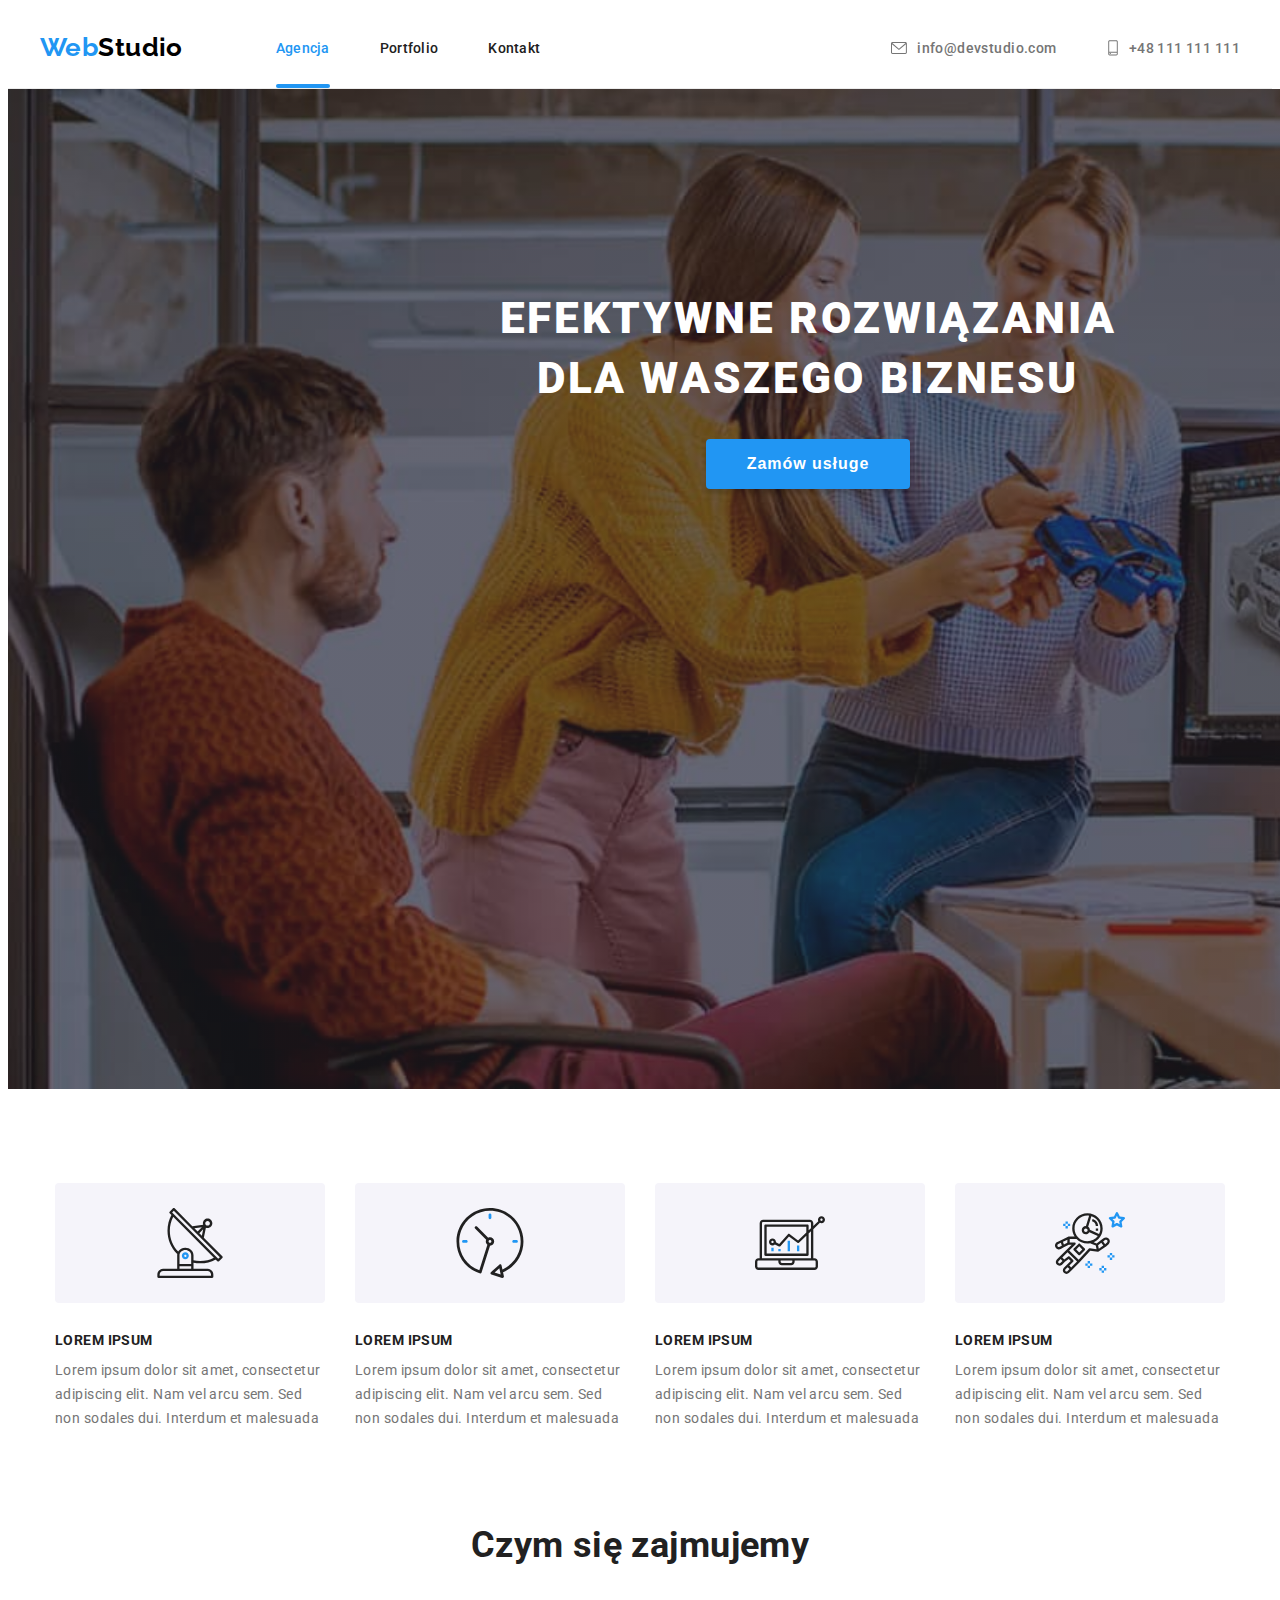
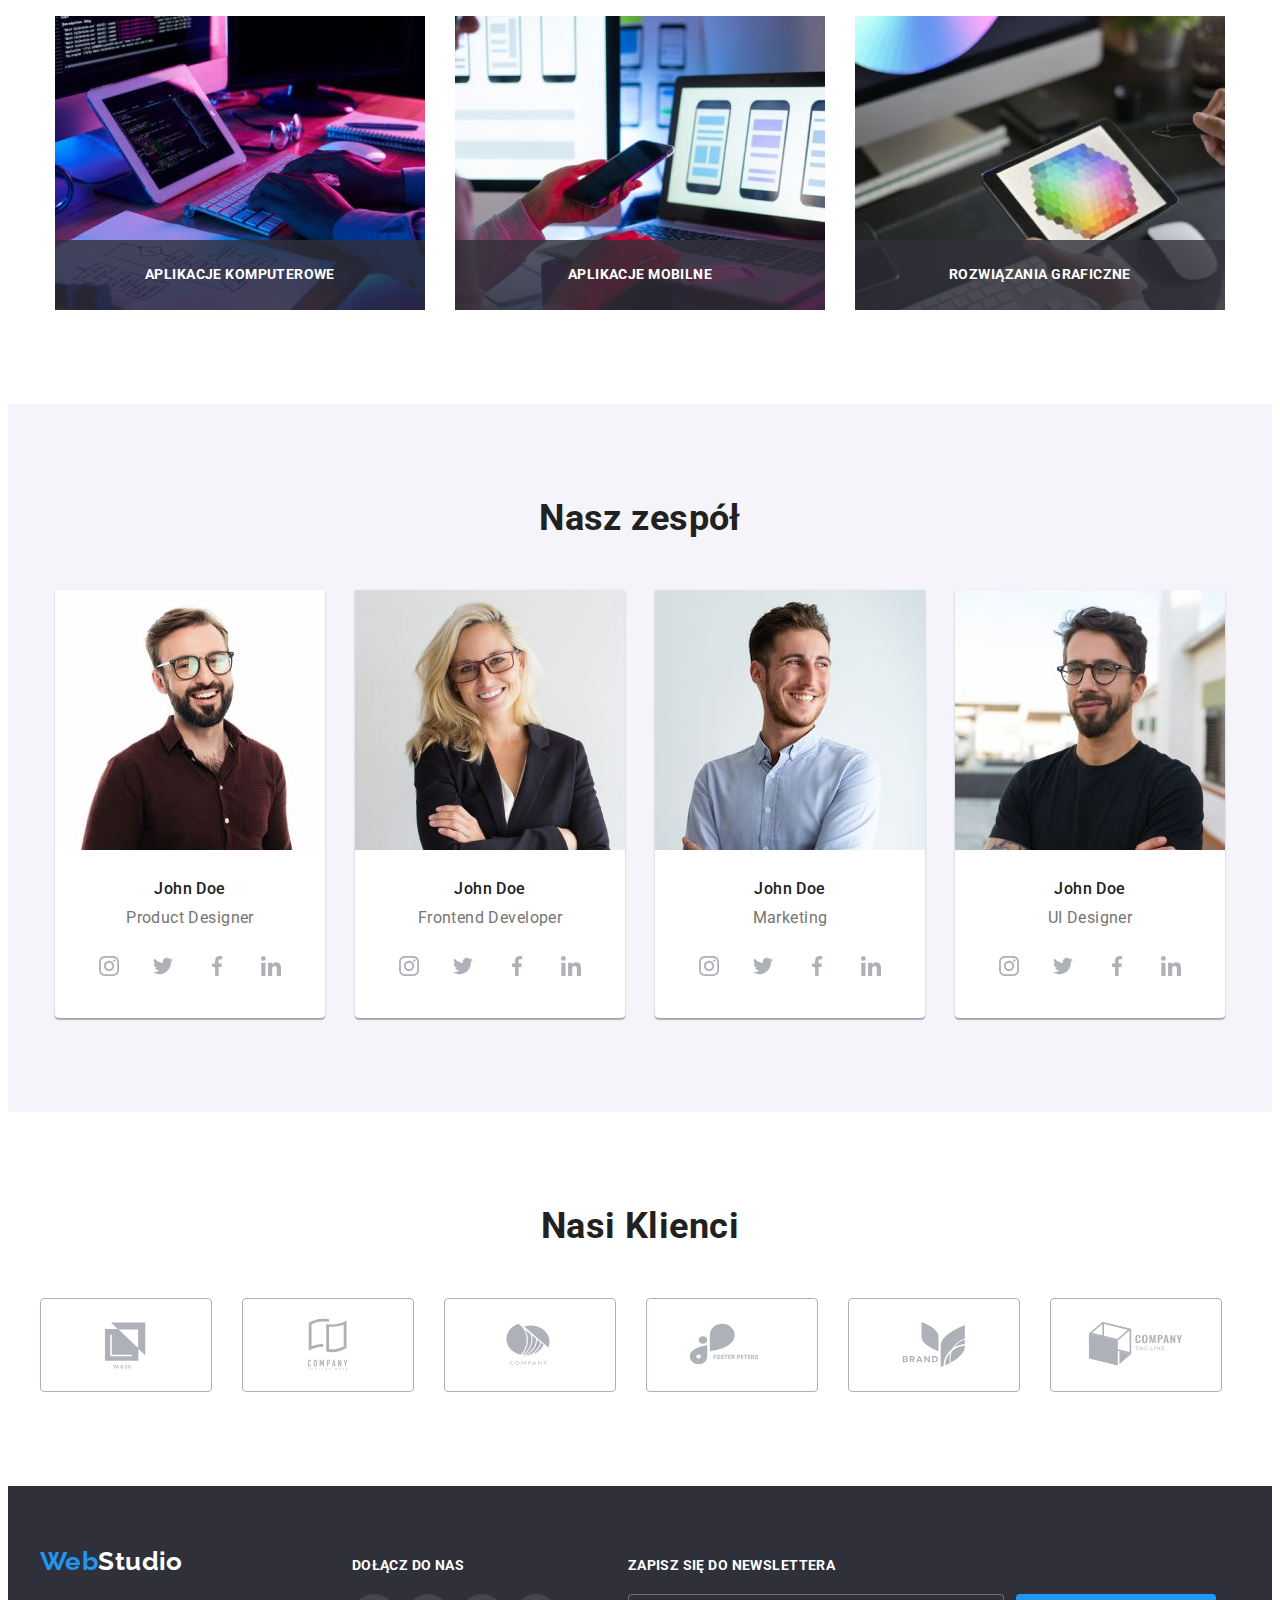
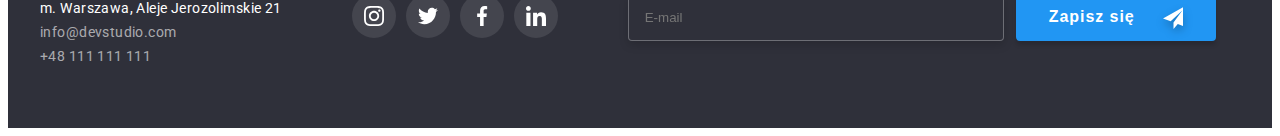
<file: index.html>
<!DOCTYPE html>
<html lang="en">
    <head>
        <meta charset="UTF-8" />
        <meta http-equiv="X-UA-Compatible" content="IE=edge" />
        <meta name="viewport" content="width=device-width, initial-scale=1.0" />
        <link
            rel="stylesheet"
            href="https://cdnjs.cloudflare.com/ajax/libs/modern-normalize/1.1.0/modern-normalize.min.css"
            integrity="sha512-wpPYUAdjBVSE4KJnH1VR1HeZfpl1ub8YT/NKx4PuQ5NmX2tKuGu6U/JRp5y+Y8XG2tV+wKQpNHVUX03MfMFn9Q=="
            crossorigin="anonymous"
            referrerpolicy="no-referrer"
        />
        <link rel="stylesheet" href="./css/styles.css" />
        <title>WebStudio</title>
    </head>
    <body>
        <header class="header">
            <div class="container header-container">
                <a href="./index.html" class="logo logo-menu"
                    ><span>Web</span>Studio</a
                >
                <nav class="menu">
                    <ul class="menu-list">
                        <li>
                            <a
                                href="./index.html"
                                class="menu-item menu-item-active"
                            >
                                Agencja
                            </a>
                        </li>
                        <li>
                            <a href="./portfolio.html" class="menu-item">
                                Portfolio
                            </a>
                        </li>
                        <li>
                            <a href="#" class="menu-item">Kontakt </a>
                        </li>
                    </ul>
                </nav>
                <ul class="menu menu-list menu-contact-list">
                    <li>
                        <a
                            class="menu-contact-item"
                            href="mailto:info@devstudio.com"
                            ><svg
                                class="icon"
                                width="16"
                                height="12"
                                alt="email icon"
                            >
                                <use href="./images/icons.svg#icon-mail"></use>
                            </svg>
                            info@devstudio.com</a
                        >
                    </li>
                    <li>
                        <a class="menu-contact-item" href="tel:+48111111111">
                            <svg
                                class="icon"
                                width="12"
                                height="16"
                                alt="smartphone icon"
                            >
                                <use
                                    href="./images/icons.svg#icon-smartphone"
                                ></use>
                            </svg>
                            +48 111 111 111</a
                        >
                    </li>
                </ul>
            </div>
        </header>
        <main>
            <section class="banner">
                <div class="container">
                    <h1 class="banner-title">
                        EFEKTYWNE ROZWIĄZANIA DLA WASZEGO BIZNESU
                    </h1>
                    <button type="button" class="banner-button" data-modal-open>
                        Zamów usługe
                    </button>
                </div>
            </section>
            <section class="section">
                <div class="container">
                    <h2 class="visually-hidden">Opis</h2>
                    <ul class="description-list">
                        <li class="description-item">
                            <div class="description-item-container">
                                <svg width="70" height="70" alt="anntena icon">
                                    <use
                                        href="./images/icons.svg#icon-antenna"
                                    ></use>
                                </svg>
                            </div>
                            <h3 class="description-item-subtitle">
                                LOREM IPSUM
                            </h3>
                            <p class="description-item-content">
                                Lorem ipsum dolor sit amet, consectetur
                                adipiscing elit. Nam vel arcu sem. Sed non
                                sodales dui. Interdum et malesuada
                            </p>
                        </li>
                        <li class="description-item">
                            <div class="description-item-container">
                                <svg width="70" height="70" alt="clock icon">
                                    <use
                                        href="./images/icons.svg#icon-clock"
                                    ></use>
                                </svg>
                            </div>
                            <h3 class="description-item-subtitle">
                                LOREM IPSUM
                            </h3>
                            <p class="description-item-content">
                                Lorem ipsum dolor sit amet, consectetur
                                adipiscing elit. Nam vel arcu sem. Sed non
                                sodales dui. Interdum et malesuada
                            </p>
                        </li>
                        <li class="description-item">
                            <div class="description-item-container">
                                <svg width="70" height="70" alt="diagram icon">
                                    <use
                                        href="./images/icons.svg#icon-diagram"
                                    ></use>
                                </svg>
                            </div>
                            <h3 class="description-item-subtitle">
                                LOREM IPSUM
                            </h3>
                            <p class="description-item-content">
                                Lorem ipsum dolor sit amet, consectetur
                                adipiscing elit. Nam vel arcu sem. Sed non
                                sodales dui. Interdum et malesuada
                            </p>
                        </li>
                        <li class="description-item">
                            <div class="description-item-container">
                                <svg
                                    width="70"
                                    height="70"
                                    alt="astronaut icon"
                                >
                                    <use
                                        href="./images/icons.svg#icon-astronaut"
                                    ></use>
                                </svg>
                            </div>
                            <h3 class="description-item-subtitle">
                                LOREM IPSUM
                            </h3>
                            <p class="description-item-content">
                                Lorem ipsum dolor sit amet, consectetur
                                adipiscing elit. Nam vel arcu sem. Sed non
                                sodales dui. Interdum et malesuada
                            </p>
                        </li>
                    </ul>
                </div>
            </section>
            <section class="section about_us">
                <div class="container">
                    <h2 class="about_us-title">Czym się zajmujemy</h2>
                    <ul class="about_us-list">
                        <li>
                            <img
                                src="./images/about-us/coding.jpg"
                                alt="hands on keyboard"
                                width="370"
                                height="294"
                            />
                            <p class="about_us-list-description">
                                Aplikacje komputerowe
                            </p>
                        </li>
                        <li>
                            <img
                                src="./images/about-us/mobile.jpg"
                                alt="mobile phone in hands"
                                width="370"
                                height="294"
                            />
                            <p class="about_us-list-description">
                                Aplikacje mobilne
                            </p>
                        </li>
                        <li>
                            <img
                                src="./images/about-us/color-pelette.jpg"
                                alt="tablet with color palette on screen"
                                width="370"
                                height="294"
                            />
                            <p class="about_us-list-description">
                                Rozwiązania graficzne
                            </p>
                        </li>
                    </ul>
                </div>
            </section>
            <section class="section crew">
                <div class="container">
                    <h2 class="crew-title">Nasz zespół</h2>
                    <ul class="crew-list">
                        <li class="crew-item">
                            <img
                                src="./images/crew/product-designer.jpg"
                                alt="men with glasses in red shirt"
                                width="270"
                                height="260"
                            />
                            <div class="crew-item-container">
                                <h3 class="crew-item-name">John Doe</h3>
                                <p class="crew-item-position">
                                    Product Designer
                                </p>
                                <ul class="crew-item-social_media">
                                    <li>
                                        <a
                                            href="./index.html"
                                            class="crew-item-social_media-container"
                                        >
                                            <svg
                                                class="crew-item-social_media-icon"
                                                width="20"
                                                height="20"
                                                alt="instagram icon"
                                            >
                                                <use
                                                    href="./images/icons.svg#icon-instagram"
                                                ></use>
                                            </svg>
                                        </a>
                                    </li>
                                    <li>
                                        <a
                                            href="./index.html"
                                            class="crew-item-social_media-container"
                                        >
                                            <svg
                                                class="crew-item-social_media-icon"
                                                width="20"
                                                height="20"
                                                alt="twitter icon"
                                            >
                                                <use
                                                    href="./images/icons.svg#icon-twitter"
                                                ></use>
                                            </svg>
                                        </a>
                                    </li>
                                    <li>
                                        <a
                                            href="./index.html"
                                            class="crew-item-social_media-container"
                                        >
                                            <svg
                                                class="crew-item-social_media-icon"
                                                width="20"
                                                height="20"
                                                alt="facebook icon"
                                            >
                                                <use
                                                    href="./images/icons.svg#icon-facebook"
                                                ></use>
                                            </svg>
                                        </a>
                                    </li>
                                    <li>
                                        <a
                                            href="./index.html"
                                            class="crew-item-social_media-container"
                                        >
                                            <svg
                                                class="crew-item-social_media-icon"
                                                width="20"
                                                height="20"
                                                alt="linkedin icon"
                                            >
                                                <use
                                                    href="./images/icons.svg#icon-linkedin"
                                                ></use>
                                            </svg>
                                        </a>
                                    </li>
                                </ul>
                            </div>
                        </li>
                        <li class="crew-item">
                            <img
                                src="./images/crew/frontend-developer.jpg"
                                alt="woman with glasses in black jacket"
                                width="270"
                                height="260"
                            />
                            <div class="crew-item-container">
                                <h3 class="crew-item-name">John Doe</h3>
                                <p class="crew-item-position">
                                    Frontend Developer
                                </p>
                                <ul class="crew-item-social_media">
                                    <li>
                                        <a
                                            href="./index.html"
                                            class="crew-item-social_media-container"
                                        >
                                            <svg
                                                class="crew-item-social_media-icon"
                                                width="20"
                                                height="20"
                                                alt="instagram icon"
                                            >
                                                <use
                                                    href="./images/icons.svg#icon-instagram"
                                                ></use>
                                            </svg>
                                        </a>
                                    </li>
                                    <li>
                                        <a
                                            href="./index.html"
                                            class="crew-item-social_media-container"
                                        >
                                            <svg
                                                class="crew-item-social_media-icon"
                                                width="20"
                                                height="20"
                                                alt="twitter icon"
                                            >
                                                <use
                                                    href="./images/icons.svg#icon-twitter"
                                                ></use>
                                            </svg>
                                        </a>
                                    </li>
                                    <li>
                                        <a
                                            href="./index.html"
                                            class="crew-item-social_media-container"
                                        >
                                            <svg
                                                class="crew-item-social_media-icon"
                                                width="20"
                                                height="20"
                                                alt="facebook icon"
                                            >
                                                <use
                                                    href="./images/icons.svg#icon-facebook"
                                                ></use>
                                            </svg>
                                        </a>
                                    </li>
                                    <li>
                                        <a
                                            href="./index.html"
                                            class="crew-item-social_media-container"
                                        >
                                            <svg
                                                class="crew-item-social_media-icon"
                                                width="20"
                                                height="20"
                                                alt="linkedin icon"
                                            >
                                                <use
                                                    href="./images/icons.svg#icon-linkedin"
                                                ></use>
                                            </svg>
                                        </a>
                                    </li>
                                </ul>
                            </div>
                        </li>
                        <li class="crew-item">
                            <img
                                src="./images/crew/marketing.jpg"
                                alt="men in blue shirt"
                                width="270"
                                height="260"
                            />
                            <div class="crew-item-container">
                                <h3 class="crew-item-name">John Doe</h3>
                                <p class="crew-item-position">Marketing</p>
                                <ul class="crew-item-social_media">
                                    <li>
                                        <a
                                            href="./index.html"
                                            class="crew-item-social_media-container"
                                        >
                                            <svg
                                                class="crew-item-social_media-icon"
                                                width="20"
                                                height="20"
                                                alt="instagram icon"
                                            >
                                                <use
                                                    href="./images/icons.svg#icon-instagram"
                                                ></use>
                                            </svg>
                                        </a>
                                    </li>
                                    <li>
                                        <a
                                            href="./index.html"
                                            class="crew-item-social_media-container"
                                        >
                                            <svg
                                                class="crew-item-social_media-icon"
                                                width="20"
                                                height="20"
                                                alt="twitter icon"
                                            >
                                                <use
                                                    href="./images/icons.svg#icon-twitter"
                                                ></use>
                                            </svg>
                                        </a>
                                    </li>
                                    <li>
                                        <a
                                            href="./index.html"
                                            class="crew-item-social_media-container"
                                        >
                                            <svg
                                                class="crew-item-social_media-icon"
                                                width="20"
                                                height="20"
                                                alt="facebook icon"
                                            >
                                                <use
                                                    href="./images/icons.svg#icon-facebook"
                                                ></use>
                                            </svg>
                                        </a>
                                    </li>
                                    <li>
                                        <a
                                            href="./index.html"
                                            class="crew-item-social_media-container"
                                        >
                                            <svg
                                                class="crew-item-social_media-icon"
                                                width="20"
                                                height="20"
                                                alt="linkedin icon"
                                            >
                                                <use
                                                    href="./images/icons.svg#icon-linkedin"
                                                ></use>
                                            </svg>
                                        </a>
                                    </li>
                                </ul>
                            </div>
                        </li>
                        <li class="crew-item">
                            <img
                                src="./images/crew/ui-designer.jpg"
                                alt="men with glasses in black t-shirt"
                                width="270"
                                height="260"
                            />
                            <div class="crew-item-container">
                                <h3 class="crew-item-name">John Doe</h3>
                                <p class="crew-item-position">UI Designer</p>
                                <ul class="crew-item-social_media">
                                    <li>
                                        <a
                                            href="./index.html"
                                            class="crew-item-social_media-container"
                                        >
                                            <svg
                                                class="crew-item-social_media-icon"
                                                width="20"
                                                height="20"
                                                alt="instagram icon"
                                            >
                                                <use
                                                    href="./images/icons.svg#icon-instagram"
                                                ></use>
                                            </svg>
                                        </a>
                                    </li>
                                    <li>
                                        <a
                                            href="./index.html"
                                            class="crew-item-social_media-container"
                                        >
                                            <svg
                                                class="crew-item-social_media-icon"
                                                width="20"
                                                height="20"
                                                alt="twitter icon"
                                            >
                                                <use
                                                    href="./images/icons.svg#icon-twitter"
                                                ></use>
                                            </svg>
                                        </a>
                                    </li>
                                    <li>
                                        <a
                                            href="./index.html"
                                            class="crew-item-social_media-container"
                                        >
                                            <svg
                                                class="crew-item-social_media-icon"
                                                width="20"
                                                height="20"
                                                alt="facebook icon"
                                            >
                                                <use
                                                    href="./images/icons.svg#icon-facebook"
                                                ></use>
                                            </svg>
                                        </a>
                                    </li>
                                    <li>
                                        <a
                                            href="./index.html"
                                            class="crew-item-social_media-container"
                                        >
                                            <svg
                                                class="crew-item-social_media-icon"
                                                width="20"
                                                height="20"
                                                alt="linkedin icon"
                                            >
                                                <use
                                                    href="./images/icons.svg#icon-linkedin"
                                                ></use>
                                            </svg>
                                        </a>
                                    </li>
                                </ul>
                            </div>
                        </li>
                    </ul>
                </div>
            </section>
            <section class="section clients">
                <div class="container">
                    <h2 class="clients-title">Nasi Klienci</h2>
                    <ul class="clients-list">
                        <li>
                            <a
                                href="./index.html"
                                class="clients-list-container"
                            >
                                <svg class="clients-list-logo" alt="ya&co logo">
                                    <use
                                        href="./images/icons.svg#icon-yaco"
                                    ></use>
                                </svg>
                            </a>
                        </li>
                        <li>
                            <a
                                href="./index.html"
                                class="clients-list-container"
                            >
                                <svg
                                    class="clients-list-logo"
                                    alt="company-tagline-here logo"
                                >
                                    <use
                                        href="./images/icons.svg#icon-company-tagline-here"
                                    ></use>
                                </svg>
                            </a>
                        </li>
                        <li>
                            <a
                                href="./index.html"
                                class="clients-list-container"
                            >
                                <svg
                                    class="clients-list-logo"
                                    alt="company logo"
                                >
                                    <use
                                        href="./images/icons.svg#icon-company"
                                    ></use>
                                </svg>
                            </a>
                        </li>
                        <li>
                            <a
                                href="./index.html"
                                class="clients-list-container"
                            >
                                <svg
                                    class="clients-list-logo"
                                    alt="foster-peters logo"
                                >
                                    <use
                                        href="./images/icons.svg#icon-foster-peters"
                                    ></use>
                                </svg>
                            </a>
                        </li>
                        <li>
                            <a
                                href="./index.html"
                                class="clients-list-container"
                            >
                                <svg class="clients-list-logo" alt="brand logo">
                                    <use
                                        href="./images/icons.svg#icon-brand"
                                    ></use>
                                </svg>
                            </a>
                        </li>
                        <li>
                            <a
                                href="./index.html"
                                class="clients-list-container"
                            >
                                <svg
                                    class="clients-list-logo"
                                    alt="company-tag-line logo"
                                >
                                    <use
                                        href="./images/icons.svg#icon-company-tag-line"
                                    ></use>
                                </svg>
                            </a>
                        </li>
                    </ul>
                </div>
            </section>
        </main>
        <footer class="footer">
            <div class="container">
                <div>
                    <a href="./index.html" class="logo logo-footer"
                        ><span>Web</span>Studio</a
                    >
                    <address class="footer-navigation">
                        <ul class="footer-list">
                            <li>
                                <a
                                    href="https://goo.gl/maps/btFzgZddrcj7EQLm6"
                                    target="_blank"
                                    rel="nofollow noopener"
                                    class="footer-item"
                                >
                                    m. Warszawa, Aleje Jerozolimskie 21
                                </a>
                            </li>
                            <li>
                                <a
                                    href="mailto:info@devstudio.com"
                                    class="footer-item"
                                >
                                    info@devstudio.com
                                </a>
                            </li>
                            <li>
                                <a href="tel:+48111111111" class="footer-item">
                                    +48 111 111 111
                                </a>
                            </li>
                        </ul>
                    </address>
                </div>
                <div class="footer-social_media">
                    <p class="footer-title">Dołącz do nas</p>
                    <ul class="footer-social_media-list">
                        <li>
                            <a
                                href="./index.html"
                                class="footer-social_media-container"
                            >
                                <svg
                                    class="footer-social_media-icon"
                                    alt="instagram icon"
                                >
                                    <use
                                        href="./images/icons.svg#icon-instagram"
                                    ></use>
                                </svg>
                            </a>
                        </li>
                        <li>
                            <a
                                href="./index.html"
                                class="footer-social_media-container"
                            >
                                <svg
                                    class="footer-social_media-icon"
                                    alt="twitter icon"
                                >
                                    <use
                                        href="./images/icons.svg#icon-twitter"
                                    ></use>
                                </svg>
                            </a>
                        </li>
                        <li>
                            <a
                                href="./index.html"
                                class="footer-social_media-container"
                            >
                                <svg
                                    class="footer-social_media-icon"
                                    alt="facebook icon"
                                >
                                    <use
                                        href="./images/icons.svg#icon-facebook"
                                    ></use>
                                </svg>
                            </a>
                        </li>
                        <li>
                            <a
                                href="./index.html"
                                class="footer-social_media-container"
                            >
                                <svg
                                    class="footer-social_media-icon"
                                    alt="linkedin icon"
                                >
                                    <use
                                        href="./images/icons.svg#icon-linkedin"
                                    ></use>
                                </svg>
                            </a>
                        </li>
                    </ul>
                </div>
                <form name="newsletter-form" class="newsletter">
                    <label for="email">
                        <p class="footer-title">Zapisz się do newslettera</p>
                        <div class="newsletter-container">
                            <input
                                type="email"
                                name="email"
                                placeholder="E-mail"
                                pattern="[a-z0-9._%+-]+@[a-z0-9.-]+\.[a-z]{2,4}$"
                                required
                            />
                            <button type="submit">
                                Zapisz się
                                <svg
                                    class="newsletter-icon"
                                    alt="send icon"
                                    width="24"
                                    height="24"
                                >
                                    <use
                                        href="./images/icons.svg#icon-send"
                                    ></use>
                                </svg>
                            </button>
                        </div>
                    </label>
                </form>
            </div>
        </footer>
        <div class="backdrop is-hidden" data-modal>
            <div class="modal">
                <button type="button" class="modal-close" data-modal-close>
                    <svg width="18" height="18" alt="close icon">
                        <use href="./images/icons.svg#icon-close"></use>
                    </svg>
                </button>
                <form name="contact-form" class="modal-contact">
                    <p>Zostaw swoje dane w formularzu poniżej</p>
                    <div class="contact-form-group" role="group">
                        <label for="name">
                            <span>Imię</span>
                            <input name="name" type="text" required />
                            <svg
                                class="form-icon"
                                alt="person icon"
                                width="18"
                                height="18"
                            >
                                <use
                                    href="./images/icons.svg#icon-person"
                                ></use>
                            </svg>
                        </label>
                        <label for="phone">
                            <span>Telefon</span>
                            <input name="phone" type="tel" required />
                            <svg
                                class="form-icon"
                                alt="phone icon"
                                width="18"
                                height="18"
                            >
                                <use href="./images/icons.svg#icon-phone"></use>
                            </svg>
                        </label>
                        <label for="email">
                            <span>E-mail</span>
                            <input
                                name="email"
                                type="email"
                                pattern="[a-z0-9._%+-]+@[a-z0-9.-]+\.[a-z]{2,4}$"
                                required
                            />
                            <svg
                                class="form-icon"
                                alt="email icon"
                                width="18"
                                height="18"
                            >
                                <use href="./images/icons.svg#icon-email"></use>
                            </svg>
                        </label>
                        <label for="comment">
                            <span>Komentarz</span>
                            <textarea
                                name="comment"
                                type="text"
                                id="comment"
                                rows="5"
                                placeholder="Wprowadź tekst"
                            ></textarea>
                        </label>
                    </div>
                    <label class="check option reg">
                        <input class="check__input" type="checkbox" />
                        <span class="check__box"></span>
                        Oświadczam iż akceptuję
                        <a href="#">Regulamin</a>
                        i
                        <a href="#">Politykę Prywatności</a>
                    </label>
                    <button type="submit">Wyślij</button>
                </form>
            </div>
        </div>
        <script src="./js/modal.js"></script>
    </body>
</html>
</file>
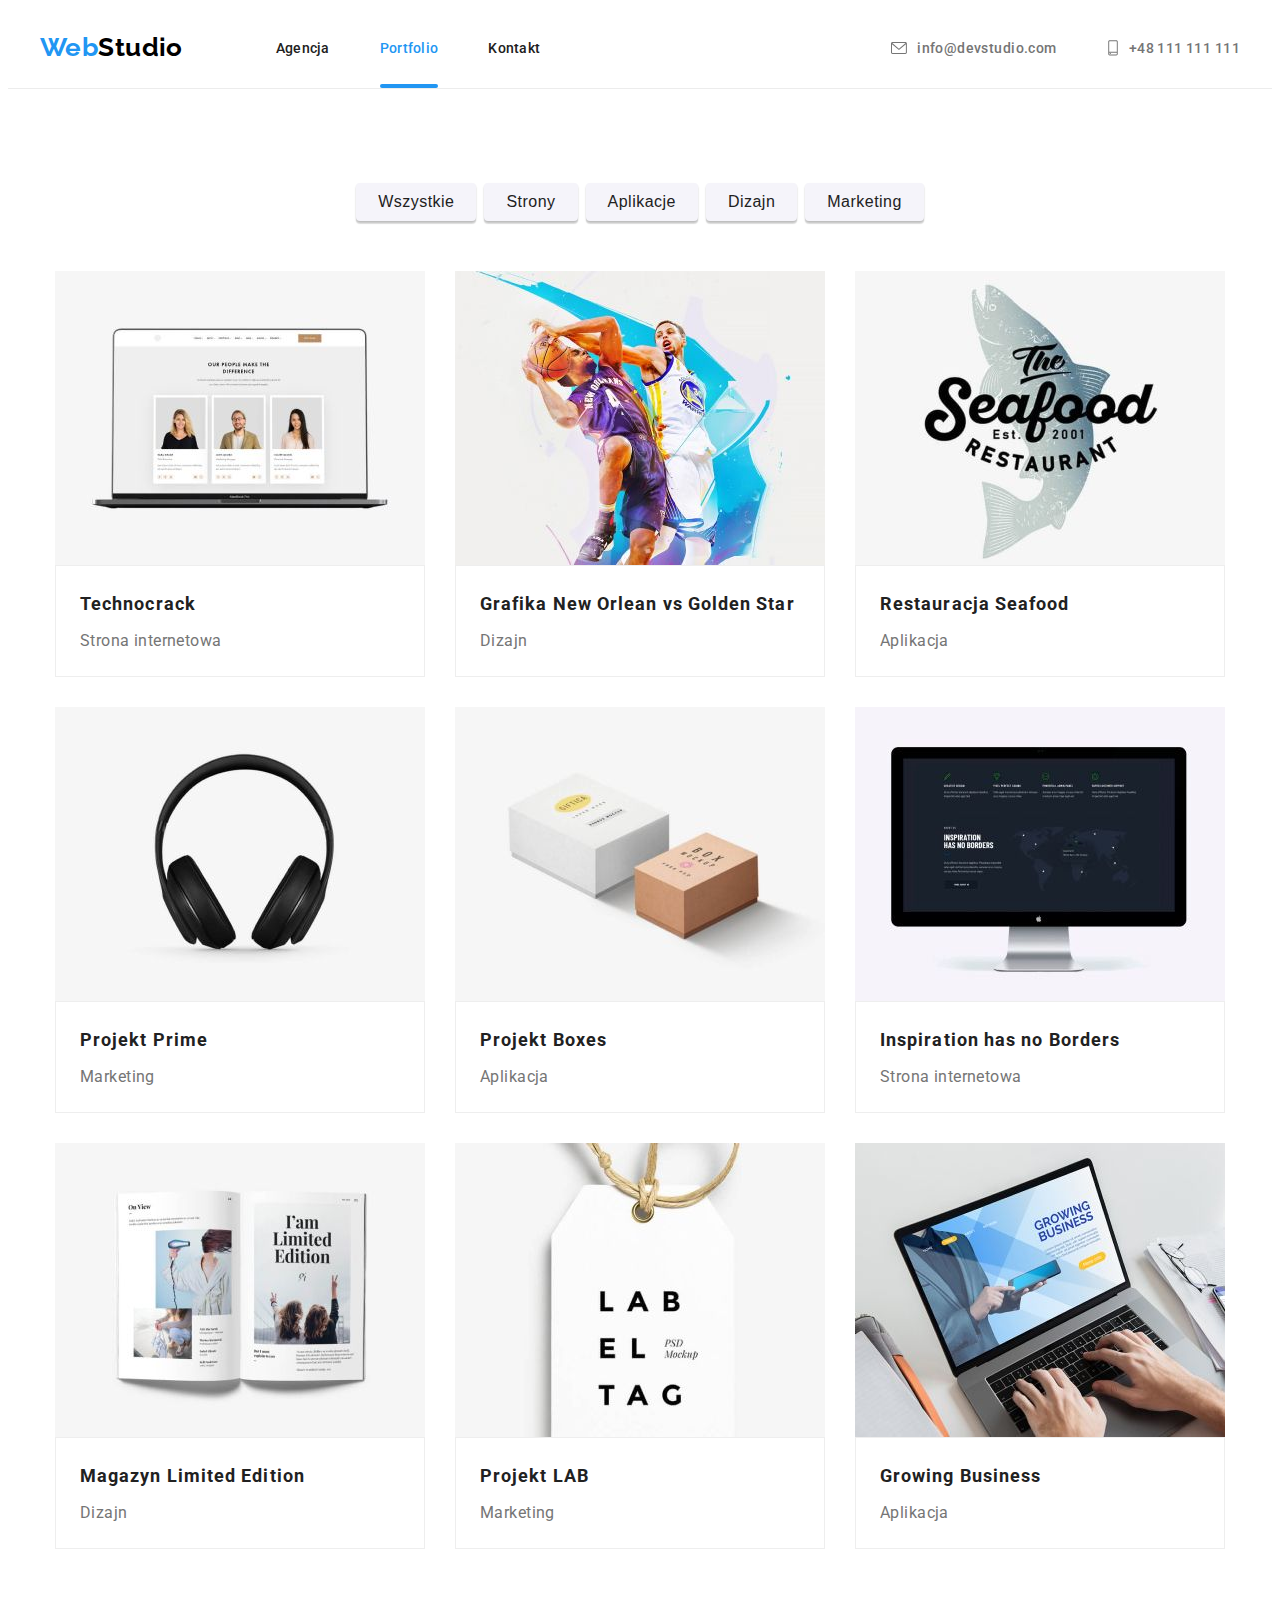
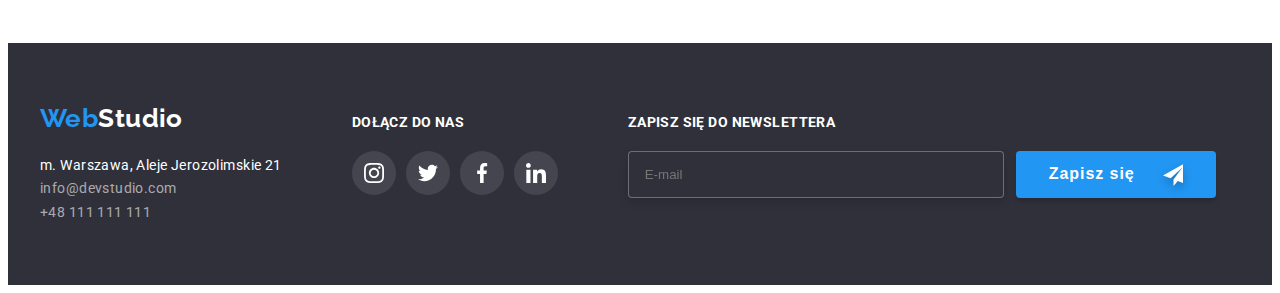
<file: portfolio.html>
<!DOCTYPE html>
<html lang="en">
    <head>
        <meta charset="UTF-8" />
        <meta http-equiv="X-UA-Compatible" content="IE=edge" />
        <meta name="viewport" content="width=device-width, initial-scale=1.0" />
        <link
            rel="stylesheet"
            href="https://cdnjs.cloudflare.com/ajax/libs/modern-normalize/1.1.0/modern-normalize.min.css"
            integrity="sha512-wpPYUAdjBVSE4KJnH1VR1HeZfpl1ub8YT/NKx4PuQ5NmX2tKuGu6U/JRp5y+Y8XG2tV+wKQpNHVUX03MfMFn9Q=="
            crossorigin="anonymous"
            referrerpolicy="no-referrer"
        />
        <link rel="stylesheet" href="./css/styles.css" />
        <title>WebStudio - Portfolio</title>
    </head>
    <body>
        <header class="header">
            <div class="container header-container">
                <a href="./index.html" class="logo logo-menu"
                    ><span>Web</span>Studio</a
                >
                <nav class="menu">
                    <ul class="menu-list">
                        <li>
                            <a href="./index.html" class="menu-item"
                                >Agencja
                            </a>
                        </li>
                        <li>
                            <a
                                href="./portfolio.html"
                                class="menu-item menu-item-active"
                            >
                                Portfolio
                            </a>
                        </li>
                        <li>
                            <a href="#" class="menu-item">Kontakt </a>
                        </li>
                    </ul>
                </nav>
                <ul class="menu menu-list menu-contact-list">
                    <li>
                        <a
                            class="menu-contact-item"
                            href="mailto:info@devstudio.com"
                            ><svg
                                class="icon"
                                width="16"
                                height="12"
                                alt="email icon"
                            >
                                <use href="./images/icons.svg#icon-mail"></use>
                            </svg>
                            info@devstudio.com</a
                        >
                    </li>
                    <li>
                        <a class="menu-contact-item" href="tel:+48111111111">
                            <svg
                                class="icon"
                                width="12"
                                height="16"
                                alt="smartphone icon"
                            >
                                <use
                                    href="./images/icons.svg#icon-smartphone"
                                ></use>
                            </svg>
                            +48 111 111 111</a
                        >
                    </li>
                </ul>
            </div>
        </header>
        <main>
            <section class="section portfolio">
                <div class="container">
                    <h1 class="visually-hidden">Portfolio</h1>
                    <ul class="portfolio-bottons-list">
                        <li><button type="button">Wszystkie</button></li>
                        <li><button type="button">Strony</button></li>
                        <li><button type="button">Aplikacje</button></li>
                        <li><button type="button">Dizajn</button></li>
                        <li><button type="button">Marketing</button></li>
                    </ul>
                    <ul class="portfolio-item-list">
                        <li>
                            <a href="#" class="portfolio-item">
                                <div class="portfolio-item-img">
                                    <img
                                        src="./images/portfolio/laptop.jpg"
                                        alt="laptop displaying three people"
                                        width="370"
                                        height="294"
                                    />
                                    <div class="portfolio-item-overlay">
                                        <p>
                                            Technocrack jest popularną platformą
                                            wykorzystywaną do rozpowszechniania
                                            koronawirusa. Firmy wykorzystują tę
                                            platformę do celów szpiegowskich i
                                            ataków na niezabezpieczone serwery
                                            konkurencji
                                        </p>
                                    </div>
                                </div>
                                <div class="portfolio-item-container">
                                    <h3 class="portfolio-item-name">
                                        Technocrack
                                    </h3>
                                    <p class="portfolio-item-description">
                                        Strona internetowa
                                    </p>
                                </div>
                            </a>
                        </li>
                        <li>
                            <a href="#" class="portfolio-item">
                                <div class="portfolio-item-img">
                                    <img
                                        src="./images/portfolio/two-men.jpg"
                                        alt="two mens playing basketball"
                                        width="370"
                                        height="294"
                                    />
                                    <div class="portfolio-item-overlay">
                                        <p>
                                            Technocrack jest popularną platformą
                                            wykorzystywaną do rozpowszechniania
                                            koronawirusa. Firmy wykorzystują tę
                                            platformę do celów szpiegowskich i
                                            ataków na niezabezpieczone serwery
                                            konkurencji
                                        </p>
                                    </div>
                                </div>
                                <div class="portfolio-item-container">
                                    <h3 class="portfolio-item-name">
                                        Grafika New Orlean vs Golden Star
                                    </h3>
                                    <p class="portfolio-item-description">
                                        Dizajn
                                    </p>
                                </div>
                            </a>
                        </li>
                        <li>
                            <a href="#" class="portfolio-item">
                                <div class="portfolio-item-img">
                                    <img
                                        src="./images/portfolio/logo-seafood.jpg"
                                        alt="logo seafood restaurant"
                                        width="370"
                                        height="294"
                                    />
                                    <div class="portfolio-item-overlay">
                                        <p>
                                            Technocrack jest popularną platformą
                                            wykorzystywaną do rozpowszechniania
                                            koronawirusa. Firmy wykorzystują tę
                                            platformę do celów szpiegowskich i
                                            ataków na niezabezpieczone serwery
                                            konkurencji
                                        </p>
                                    </div>
                                </div>
                                <div class="portfolio-item-container">
                                    <h3 class="portfolio-item-name">
                                        Restauracja Seafood
                                    </h3>
                                    <p class="portfolio-item-description">
                                        Aplikacja
                                    </p>
                                </div>
                            </a>
                        </li>
                        <li>
                            <a href="#" class="portfolio-item">
                                <div class="portfolio-item-img">
                                    <img
                                        src="./images/portfolio/headphones.jpg"
                                        alt="headphones"
                                        width="370"
                                        height="294"
                                    />
                                    <div class="portfolio-item-overlay">
                                        <p>
                                            Technocrack jest popularną platformą
                                            wykorzystywaną do rozpowszechniania
                                            koronawirusa. Firmy wykorzystują tę
                                            platformę do celów szpiegowskich i
                                            ataków na niezabezpieczone serwery
                                            konkurencji
                                        </p>
                                    </div>
                                </div>
                                <div class="portfolio-item-container">
                                    <h3 class="portfolio-item-name">
                                        Projekt Prime
                                    </h3>
                                    <p class="portfolio-item-description">
                                        Marketing
                                    </p>
                                </div>
                            </a>
                        </li>
                        <li>
                            <a href="#" class="portfolio-item">
                                <div class="portfolio-item-img">
                                    <img
                                        src="./images/portfolio/boxes.jpg"
                                        alt="two boxes"
                                        width="370"
                                        height="294"
                                    />
                                    <div class="portfolio-item-overlay">
                                        <p>
                                            Technocrack jest popularną platformą
                                            wykorzystywaną do rozpowszechniania
                                            koronawirusa. Firmy wykorzystują tę
                                            platformę do celów szpiegowskich i
                                            ataków na niezabezpieczone serwery
                                            konkurencji
                                        </p>
                                    </div>
                                </div>
                                <div class="portfolio-item-container">
                                    <h3 class="portfolio-item-name">
                                        Projekt Boxes
                                    </h3>
                                    <p class="portfolio-item-description">
                                        Aplikacja
                                    </p>
                                </div>
                            </a>
                        </li>
                        <li>
                            <a href="#" class="portfolio-item">
                                <div class="portfolio-item-img">
                                    <img
                                        src="./images/portfolio/monitor.jpg"
                                        alt="monitor"
                                        width="370"
                                        height="294"
                                    />
                                    <div class="portfolio-item-overlay">
                                        <p>
                                            Technocrack jest popularną platformą
                                            wykorzystywaną do rozpowszechniania
                                            koronawirusa. Firmy wykorzystują tę
                                            platformę do celów szpiegowskich i
                                            ataków na niezabezpieczone serwery
                                            konkurencji
                                        </p>
                                    </div>
                                </div>
                                <div class="portfolio-item-container">
                                    <h3 class="portfolio-item-name">
                                        Inspiration has no Borders
                                    </h3>
                                    <p class="portfolio-item-description">
                                        Strona internetowa
                                    </p>
                                </div>
                            </a>
                        </li>
                        <li>
                            <a href="#" class="portfolio-item">
                                <div class="portfolio-item-img">
                                    <img
                                        src="./images/portfolio/book.jpg"
                                        alt="open book"
                                        width="370"
                                        height="294"
                                    />
                                    <div class="portfolio-item-overlay">
                                        <p>
                                            Technocrack jest popularną platformą
                                            wykorzystywaną do rozpowszechniania
                                            koronawirusa. Firmy wykorzystują tę
                                            platformę do celów szpiegowskich i
                                            ataków na niezabezpieczone serwery
                                            konkurencji
                                        </p>
                                    </div>
                                </div>
                                <div class="portfolio-item-container">
                                    <h3 class="portfolio-item-name">
                                        Magazyn Limited Edition
                                    </h3>
                                    <p class="portfolio-item-description">
                                        Dizajn
                                    </p>
                                </div>
                            </a>
                        </li>
                        <li>
                            <a href="#" class="portfolio-item">
                                <div class="portfolio-item-img">
                                    <img
                                        src="./images/portfolio/tag.jpg"
                                        alt="label"
                                        width="370"
                                        height="294"
                                    />
                                    <div class="portfolio-item-overlay">
                                        <p>
                                            Technocrack jest popularną platformą
                                            wykorzystywaną do rozpowszechniania
                                            koronawirusa. Firmy wykorzystują tę
                                            platformę do celów szpiegowskich i
                                            ataków na niezabezpieczone serwery
                                            konkurencji
                                        </p>
                                    </div>
                                </div>
                                <div class="portfolio-item-container">
                                    <h3 class="portfolio-item-name">
                                        Projekt LAB
                                    </h3>
                                    <p class="portfolio-item-description">
                                        Marketing
                                    </p>
                                </div>
                            </a>
                        </li>
                        <li>
                            <a href="#" class="portfolio-item">
                                <div class="portfolio-item-img">
                                    <img
                                        src="./images/portfolio/laptop-working.jpg"
                                        alt="men working on laptop"
                                        width="370"
                                        height="294"
                                    />
                                    <div class="portfolio-item-overlay">
                                        <p>
                                            Technocrack jest popularną platformą
                                            wykorzystywaną do rozpowszechniania
                                            koronawirusa. Firmy wykorzystują tę
                                            platformę do celów szpiegowskich i
                                            ataków na niezabezpieczone serwery
                                            konkurencji
                                        </p>
                                    </div>
                                </div>
                                <div class="portfolio-item-container">
                                    <h3 class="portfolio-item-name">
                                        Growing Business
                                    </h3>
                                    <p class="portfolio-item-description">
                                        Aplikacja
                                    </p>
                                </div>
                            </a>
                        </li>
                    </ul>
                </div>
            </section>
        </main>
        <footer class="footer">
            <div class="container">
                <div>
                    <a href="./index.html" class="logo logo-footer"
                        ><span>Web</span>Studio</a
                    >
                    <address class="footer-navigation">
                        <ul class="footer-list">
                            <li>
                                <a
                                    href="https://goo.gl/maps/btFzgZddrcj7EQLm6"
                                    target="_blank"
                                    rel="nofollow noopener"
                                    class="footer-item"
                                >
                                    m. Warszawa, Aleje Jerozolimskie 21
                                </a>
                            </li>
                            <li>
                                <a
                                    href="mailto:info@devstudio.com"
                                    class="footer-item"
                                >
                                    info@devstudio.com
                                </a>
                            </li>
                            <li>
                                <a href="tel:+48111111111" class="footer-item">
                                    +48 111 111 111
                                </a>
                            </li>
                        </ul>
                    </address>
                </div>
                <div class="footer-social_media">
                    <p class="footer-title">Dołącz do nas</p>
                    <ul class="footer-social_media-list">
                        <li>
                            <a
                                href="./index.html"
                                class="footer-social_media-container"
                            >
                                <svg
                                    class="footer-social_media-icon"
                                    alt="instagram icon"
                                >
                                    <use
                                        href="./images/icons.svg#icon-instagram"
                                    ></use>
                                </svg>
                            </a>
                        </li>
                        <li>
                            <a
                                href="./index.html"
                                class="footer-social_media-container"
                            >
                                <svg
                                    class="footer-social_media-icon"
                                    alt="twitter icon"
                                >
                                    <use
                                        href="./images/icons.svg#icon-twitter"
                                    ></use>
                                </svg>
                            </a>
                        </li>
                        <li>
                            <a
                                href="./index.html"
                                class="footer-social_media-container"
                            >
                                <svg
                                    class="footer-social_media-icon"
                                    alt="facebook icon"
                                >
                                    <use
                                        href="./images/icons.svg#icon-facebook"
                                    ></use>
                                </svg>
                            </a>
                        </li>
                        <li>
                            <a
                                href="./index.html"
                                class="footer-social_media-container"
                            >
                                <svg
                                    class="footer-social_media-icon"
                                    alt="linkedin icon"
                                >
                                    <use
                                        href="./images/icons.svg#icon-linkedin"
                                    ></use>
                                </svg>
                            </a>
                        </li>
                    </ul>
                </div>
                <form name="newsletter-form" class="newsletter">
                    <label for="email">
                        <p class="footer-title">Zapisz się do newslettera</p>
                        <div class="newsletter-container">
                            <input
                                type="email"
                                name="email"
                                placeholder="E-mail"
                                pattern="[a-z0-9._%+-]+@[a-z0-9.-]+\.[a-z]{2,4}$"
                                required
                            />
                            <button type="submit">
                                Zapisz się
                                <svg
                                    class="newsletter-icon"
                                    alt="send icon"
                                    width="24"
                                    height="24"
                                >
                                    <use
                                        href="./images/icons.svg#icon-send"
                                    ></use>
                                </svg>
                            </button>
                        </div>
                    </label>
                </form>
            </div>
        </footer>
    </body>
</html>
</file>
<file: css/styles.css>
@import url('https://fonts.googleapis.com/css2?family=Raleway:wght@700&family=Roboto:wght@400;500;700;900&display=swap');

:root {
    --siteBackgroundColor: #E5E5E5;
    --blackColor: #000;
    --whiteColor: #FFF;
    --contactColor: #757575;
    --secondaryPageColor: #212121;
    --mainPageColor: #2196F3;
    --footerContactColor: rgba(255, 255, 255, 0.6);
    --bannerBackgroundColor: #2F303A;
    --buttonColor: #F5F4FA;
    --headerButtonColor: #ECECEC;
    --portfolioBorderColor: #EEEEEE;
    --socialMediaColor: #AFB1B8;
    --footersocialMediaBackgroundColor: rgba(255, 255, 255, 0.1);
    --bannerBackgroundColorGradient: rgba(47, 48, 58, 0.4);
    --backgroundAboutUs: rgba(47, 48, 58, 0.8);
    --bodyWindowBackgroundColor: rgba(0, 0, 0, 0.2);
    --closeButtonBorderColor: rgba(0, 0, 0, 0.1);
    --portfolioOverlayColor: rgba(33, 150, 243, 0.9);
    --newsletterTextColor: rgba(255, 255, 255, 0.6);
    --formPlaceholderColor: rgba(117, 117, 117, 0.5);
}

/*-------------------------------------- GLOBAL STLES --------------------------------------*/

h1,
h2,
h3,
h4,
h5,
h6,
p {
    margin: 0;
}

ul,
ol {
    list-style: none;
    padding-left: 0;
    margin: 0;
}

a,
li {
    font-style: normal;
    text-decoration: none;
}

img {
    display: block;
    max-width: 100%;
    height: auto;
}

button {
    display: block;
    cursor: pointer;
    border: none;
    border-radius: 4px;
}

body {
    font-family: 'Roboto', sans-serif;
    font-size: 14px;
    letter-spacing: 0.03em;
    background-color: var(--whiteColor);
    color: var(--secondaryPageColor);
}

.container {
    width: 1200px;
    margin: 0 auto;
    padding: 0 15px;
}

.section {
    padding: 94px 0;
}

.visually-hidden {
    position: absolute;
    width: 1px;
    height: 1px;
    margin: -1px;
    border: 0;
    padding: 0;
    white-space: nowrap;
    clip-path: inset(100%);
    clip: rect(0 0 0 0);
    overflow: hidden;
}

/*-------------------------------------- HEADER STLES --------------------------------------*/

.header {
    border-bottom: 1px solid var(--headerButtonColor);
}

.header-container {
    display: flex;
    align-items: center;
}

.menu-list {
    display: flex;
    gap: 50px;
    position: relative;
}

.menu-list li a:hover,
.menu-list li a:focus {
    color: var(--mainPageColor);
}

.menu-item {
    position: relative;
    font-weight: 500;
    line-height: 16px;
    letter-spacing: 0.02em;
    padding: 32px 0;
    color: var(--secondaryPageColor);
    transition-property: color;
    transition-timing-function: cubic-bezier(0.4, 0, 0.2, 1);
    transition-duration: 250ms;
}

.menu-contact-list {
    margin-left: auto;
}

.menu-contact-item {
    color: var(--contactColor);
    font-weight: 500;
    display: flex;
    align-items: center;
    gap: 10px;
    transition-property: color;
    transition-timing-function: cubic-bezier(0.4, 0, 0.2, 1);
    transition-duration: 250ms;
}

.menu-contact-item .icon {
    fill: currentColor;
}

.menu-item-active {
    color: var(--mainPageColor);
}

.menu-item-active::after {
    content: '';
    position: absolute;
    bottom: 0;
    left: 0;
    background-color: var(--mainPageColor);
    height: 4px;
    width: 100%;
    border-radius: 2px;
}

/*-------------------------------------- LOGO STLES --------------------------------------*/

.logo {
    font-family: 'Raleway', sans-serif;
    font-weight: 700;
    font-size: 26px;
    line-height: 1.19;
    color: var(--blackColor);
}

.logo span {
    color: var(--mainPageColor);
}

.logo-menu {
    margin-right: 93px;
    padding: 24px 0 25px;
}

.logo-footer {
    color: var(--whiteColor);
}

/*-------------------------------------- FOOTER STLES --------------------------------------*/

.footer {
    background: var(--bannerBackgroundColor);
    padding: 60px 0;
}

.footer .container {
    display: flex;
    align-items: baseline;
    gap: 70px;
}

.footer-list li:first-child a {
    color: var(--whiteColor);
}

.footer-item:not(:last-child) {
    margin-bottom: 9px;
}

.footer-item {
    transition-property: color;
    transition-timing-function: cubic-bezier(0.4, 0, 0.2, 1);
    transition-duration: 250ms;
}

.footer-item:hover,
.footer-item:focus,
.footer-list li:first-child a:hover,
.footer-list li:first-child a:focus {
    color: var(--mainPageColor);
}

.footer-list a {
    line-height: 1.71;
}

.footer-navigation {
    margin-top: 20px;
}

.footer-navigation a {
    color: var(--footerContactColor);
}

.footer-title {
    font-weight: 700;
    line-height: 1.14;
    text-transform: uppercase;
    color: var(--whiteColor);
    margin-bottom: 20px;
}

.footer-social_media-list {
    display: flex;
    gap: 10px;
}

.footer-social_media .footer-social_media-icon {
    width: 20px;
    height: 20px;
    fill: var(--whiteColor);
}

.footer-social_media-container {
    display: flex;
    justify-content: center;
    align-items: center;
    width: 44px;
    height: 44px;
    border-radius: 50%;
    background-color: var(--footersocialMediaBackgroundColor);
    color: var(--whiteColor);
    transition-property: background-color;
    transition-timing-function: cubic-bezier(0.4, 0, 0.2, 1);
    transition-duration: 250ms;
}

.footer-social_media-container:hover,
.footer-social_media-container:focus {
    background-color: var(--mainPageColor);
}

.newsletter input {
    padding: 15px 0 15px 16px;
    background-color: var(--bannerBackgroundColor);
    color: var(--newsletterTextColor);
    border: 1px solid rgba(255, 255, 255, 0.3);
    filter: drop-shadow(0px 4px 4px rgba(0, 0, 0, 0.15));
    border-radius: 4px;
    min-width: 358px;
}

.newsletter button {
    display: flex;
    justify-content: center;
    align-items: center;
    gap: 24px;
    background: var(--mainPageColor);
    box-shadow: 0px 4px 4px rgba(0, 0, 0, 0.15);
    border-radius: 4px;
    width: 200px;

    font-weight: 700;
    font-size: 16px;
    line-height: 1.87;
    letter-spacing: 0.06em;
    color: var(--whiteColor);
}

.newsletter-icon {
    filter: drop-shadow(0px 4px 4px rgba(0, 0, 0, 0.25));
}

.newsletter-container {
    display: flex;
    gap: 12px;
}

/*-------------------------------------- BANNER STLES --------------------------------------*/

.banner {
    background-color: var(--bannerBackgroundColor);
    padding: 200px 0;
    text-align: center;
    margin: 0 auto;
    background-image: linear-gradient(var(--bannerBackgroundColorGradient),
            var(--bannerBackgroundColorGradient)), url(./../images/banner.jpg);
    background-size: cover;
    background-repeat: no-repeat;
    width: 1600px;
    height: 600px;
}

.banner-title {
    font-weight: 900;
    font-size: 44px;
    font-family: inherit;
    line-height: 1.36;
    letter-spacing: 0.06em;
    color: var(--whiteColor);
    width: 696px;
    margin: 0 auto;
    margin-bottom: 30px;
}

.banner-button {
    color: var(--whiteColor);
    background: var(--mainPageColor);
    box-shadow: 0px 4px 4px rgba(0, 0, 0, 0.15);
    border: none;
    min-width: 200px;
    font-weight: 700;
    font-size: 16px;
    line-height: 1.87;
    letter-spacing: 0.06em;
    margin: 0 auto;
    padding: 10px 41px
}

/*-------------------------------------- MODAL WINDOW STLES --------------------------------------*/

.modal {
    position: absolute;
    left: 50%;
    top: 50%;
    transform: translate(-50%, -50%);
    width: 528px;
    height: 581px;
    background: var(--whiteColor);
    box-shadow: 0px 1px 3px rgba(0, 0, 0, 0.12), 0px 1px 1px rgba(0, 0, 0, 0.14), 0px 2px 1px rgba(0, 0, 0, 0.2);
    border-radius: 4px;
    z-index: 11;

}

.modal-close {
    position: absolute;
    right: 8px;
    top: 8px;
    display: flex;
    justify-content: center;
    align-items: center;
    width: 30px;
    height: 30px;
    background: var(--whiteColor);
    border: 1px solid var(--closeButtonBorderColor);
    border-radius: 50%;
}

.backdrop {
    position: fixed;
    top: 0;
    left: 0;
    width: 100%;
    height: 100%;
    background-color: var(--bodyWindowBackgroundColor);
    transition-property: opacity, visibility;
    transition-timing-function: cubic-bezier(0.4, 0, 0.2, 1);
    transition-duration: 250ms;
}

.is-hidden {
    opacity: 0;
    visibility: hidden;
    pointer-events: none;
}

.modal-contact {
    display: flex;
    flex-direction: column;
    padding: 40px;
}

.modal-contact p {
    font-weight: 700;
    font-size: 20px;
    line-height: 1.15;
    text-align: center;
    color: var(--secondaryPageColor);
    margin-bottom: 12px;
}

.reg {
    line-height: 1.71;
    letter-spacing: 0.03em;
    color: var(--contactColor);
    display: flex;
    justify-content: center;
    align-items: center;
    text-align: center;
    margin-bottom: 30px;
}

.modal-contact input[type="checkbox"] {
    border: 1px solid #212121;
    border-radius: 0rem;
}

.modal-contact a {
    color: var(--mainPageColor);
    text-decoration: underline;
}

.modal-contact button {
    font-weight: 700;
    font-size: 16px;
    line-height: 1.87;
    letter-spacing: 0.06em;
    width: 200px;
    height: 50px;
    margin: 0 auto;
    background-color: var(--mainPageColor);
    color: #FFFFFF;
}

.contact-form-group {
    display: flex;
    flex-direction: column;
    margin-bottom: 20px;
}

.contact-form-group textarea[name="comment"] {
    height: 120px;
    resize: none;
}

.contact-form-group label[for="comment"] {
    margin-bottom: 0px;
}

.contact-form-group label {
    margin-bottom: 10px;
    display: flex;
    flex-direction: column;
    position: relative;
}

.contact-form-group input,
.contact-form-group textarea {
    padding: 12px 16px;
    outline: transparent;
    border: 1px solid rgba(33, 33, 33, 0.2);
    border-radius: 4px;
    transition-property: border;
    transition-timing-function: cubic-bezier(0.4, 0, 0.2, 1);
    transition-duration: 250ms;
}

.contact-form-group textarea::placeholder {
    color: var(--formPlaceholderColor);
}

.contact-form-group input:focus,
.contact-form-group textarea:focus {
    border-color: var(--mainPageColor);
}

.contact-form-group input:focus+.form-icon,
.contact-form-group textarea:focus+.form-icon {
    fill: var(--mainPageColor);
}

.contact-form-group input {
    padding-left: 42px;
}

.contact-form-group span {
    margin-bottom: 4px;
    line-height: 1.16;
    font-size: 12px;
    letter-spacing: 0.01em;
    color: var(--contactColor);
}

.form-icon {
    position: absolute;
    left: 12px;
    top: 50%;
    fill: var(--secondaryPageColor);
    transition-property: fill;
    transition-timing-function: cubic-bezier(0.4, 0, 0.2, 1);
    transition-duration: 250ms;
}

/*-------------------------------------- CHECKBOX STLES --------------------------------------*/

.option {
    display: block;
    margin-bottom: 30px;
    position: relative;
}

.check {
    padding-left: 1.2em;
}

.check__input {
    position: absolute;
    clip: rect(0 0 0 0);
    width: 1px;
    height: 1px;
    margin: -1px;
}

.check__box {
    position: absolute;
    top: 0.3em;
    left: 1em;
    width: 16px;
    height: 15px;
    overflow: hidden;
    border-radius: 0.05em;
    background-color: white;
    background-repeat: no-repeat;
    background-position: 50% 50%;
    box-shadow: 0 0 0 0.1em var(--secondaryPageColor);
}

.check__input:checked+.check__box {
    background-color: var(--mainPageColor);
    background-image: url(../images/check.svg);
}

.check__input:focus+.check__box {
    box-shadow:
        0 0 0 0.1em var(--mainPageColor),
        0 0 0 0.1em var(--mainPageColor);
}

.check__input:disabled+.check__box {
    box-shadow: 0 0 0 0.1em var(--secondaryPageColor);
}

.check__input:checked:disabled+.check__box {
    background-color: var(--secondaryPageColor);
}

/*-------------------------------------- DESCRIPTION STLES --------------------------------------*/

.description-list {
    display: flex;
    justify-content: center;
    gap: 30px;
    margin: 0 auto;
}

.description-item {
    width: 270px;
}

.description-item-container {
    width: 270px;
    height: 120px;
    background-color: var(--buttonColor);
    border-radius: 4px;
    display: flex;
    align-items: center;
    justify-content: center;
    margin-bottom: 30px;
}

.description-item-subtitle {
    font-weight: 700;
    font-size: 14px;
    line-height: 1.14;
    color: var(--secondaryPageColor);
    margin-bottom: 10px;
}

.description-item-content {
    line-height: 1.71;
    color: var(--contactColor);
}

/*-------------------------------------- ABOUT US STLES --------------------------------------*/

.about_us {
    padding-top: 0;
}

.about_us-list {
    display: flex;
    justify-content: center;
    gap: 30px;
}

.about_us-list li {
    position: relative;
}

.about_us-list-description {
    position: absolute;
    bottom: 0px;
    display: flex;
    justify-content: center;
    align-items: center;
    color: var(--whiteColor);
    font-weight: 700;
    line-height: 1.14;
    text-transform: uppercase;
    background-color: var(--backgroundAboutUs);
    height: 70px;
    width: 370px;
}

.about_us-title {
    font-weight: 700;
    font-size: 36px;
    line-height: 1.16;
    text-align: center;
    color: var(--secondaryPageColor);
    margin-bottom: 50px;
}

/*-------------------------------------- CREW STLES --------------------------------------*/

.crew {
    background: var(--buttonColor);
    display: block;
}

.crew-list {
    display: flex;
    justify-content: center;
    gap: 30px;
}

.crew-title {
    font-weight: 700;
    font-size: 36px;
    line-height: 1.16;
    text-align: center;
    color: var(--secondaryPageColor);
    margin-bottom: 50px;
}

.crew-item {
    width: 270px;
    background: var(--whiteColor);
    box-shadow: 0px 1px 3px rgba(0, 0, 0, 0.12), 0px 1px 1px rgba(0, 0, 0, 0.14), 0px 2px 1px rgba(0, 0, 0, 0.2);
    border-radius: 0px 0px 4px 4px;
}

.crew-item-container {
    padding: 30px 0;
}

.crew-item-name {
    font-weight: 500;
    font-size: 16px;
    line-height: 1.18;
    text-align: center;
    color: var(--secondaryPageColor);
    margin-bottom: 10px;
}

.crew-item-position {
    font-size: 16px;
    line-height: 1.18;
    text-align: center;
    color: var(--contactColor);
    margin-bottom: 16px;
}

.crew-item-social_media {
    display: flex;
    justify-content: center;
    gap: 10px;
}

.crew-item-social_media .crew-item-social_media-icon {
    fill: currentColor;
    transition-property: fill;
    transition-timing-function: cubic-bezier(0.4, 0, 0.2, 1);
    transition-duration: 250ms;

}

.crew-item-social_media-container {
    display: flex;
    justify-content: center;
    align-items: center;
    width: 44px;
    height: 44px;
    border-radius: 50%;
    color: var(--socialMediaColor);
    transition-property: background-color, color;
    transition-timing-function: cubic-bezier(0.4, 0, 0.2, 1);
    transition-duration: 250ms;
}

.crew-item-social_media-container:hover,
.crew-item-social_media-container:focus {
    background-color: var(--mainPageColor);
    color: var(--whiteColor);
}

/*-------------------------------------- CLIENTS STLES --------------------------------------*/

.clients-title {
    font-weight: 700;
    font-size: 36px;
    line-height: 1.16;
    text-align: center;
    color: var(--secondaryPageColor);
    margin-bottom: 50px;
}

.clients-list {
    display: flex;
    gap: 30px;
}

.clients-list-container {
    display: flex;
    justify-content: center;
    align-items: center;
    width: 170px;
    height: 92px;
    border: 1px solid currentColor;
    border-radius: 4px;
    color: var(--socialMediaColor);
    transition-property: color;
    transition-timing-function: cubic-bezier(0.4, 0, 0.2, 1);
    transition-duration: 250ms;
}

.clients-list-container:hover,
.clients-list-container:focus {
    color: var(--mainPageColor);
}

.clients-list-logo {
    width: 106px;
    height: 60px;
    fill: currentColor;
}

/*-------------------------------------- PORTFOLIO STLES --------------------------------------*/

.portfolio button {
    font-weight: 500;
    font-size: 16px;
    line-height: 1.62;
    letter-spacing: 0.03em;
    text-align: center;
    background: var(--buttonColor);
    color: var(--secondaryPageColor);
    padding: 6px 22px;
    box-shadow: 0px 3px 1px rgba(0, 0, 0, 0.1), 0px 1px 2px rgba(0, 0, 0, 0.08), 0px 2px 2px rgba(0, 0, 0, 0.12);
    transition-property: background-color, color;
    transition-timing-function: cubic-bezier(0.4, 0, 0.2, 1);
    transition-duration: 250ms;
}

.portfolio button:hover,
.portfolio button:focus {
    color: var(--whiteColor);
    background: var(--mainPageColor);
}

.portfolio-bottons-list {
    display: flex;
    justify-content: center;
    gap: 8px;
    margin-bottom: 50px;
}

.portfolio-item-img {
    position: relative;
    overflow: hidden;
}

.portfolio-item-overlay {
    position: absolute;
    bottom: 0;
    width: 100%;
    height: 100%;
    background-color: var(--portfolioOverlayColor);
    transform: translatey(100%);
    transition-property: transform;
    transition-timing-function: cubic-bezier(0.4, 0, 0.2, 1);
    transition-duration: 250ms;
}

.portfolio-item-overlay p {
    font-size: 18px;
    line-height: 1.55;
    letter-spacing: 0.03em;
    color: var(--whiteColor);
    padding: 49px 45px 49px 24px;
}

.portfolio-item-list {
    display: flex;
    justify-content: center;
    flex-wrap: wrap;
    gap: 30px;
}

.portfolio-item {
    display: block;
    transition-property: box-shadow;
    transition-timing-function: cubic-bezier(0.4, 0, 0.2, 1);
    transition-duration: 250ms;
}

.portfolio-item:hover,
.portfolio-item:focus {
    box-shadow: 0px 1px 1px rgba(0, 0, 0, 0.12), 0px 4px 4px rgba(0, 0, 0, 0.06), 1px 4px 6px rgba(0, 0, 0, 0.16);
}

.portfolio-item:hover .portfolio-item-overlay,
.portfolio-item:focus .portfolio-item-overlay {
    transform: translateY(0);
}

.portfolio-item-container {
    border: 1px solid var(--portfolioBorderColor);
    padding: 20px 24px;
}

.portfolio-item-name {
    font-weight: 700;
    font-size: 18px;
    line-height: 2;
    letter-spacing: 0.06em;
    color: var(--secondaryPageColor);
    margin-bottom: 4px;
}

.portfolio-item-description {
    font-size: 16px;
    line-height: 1.87;
    color: var(--contactColor);
}
</file>
